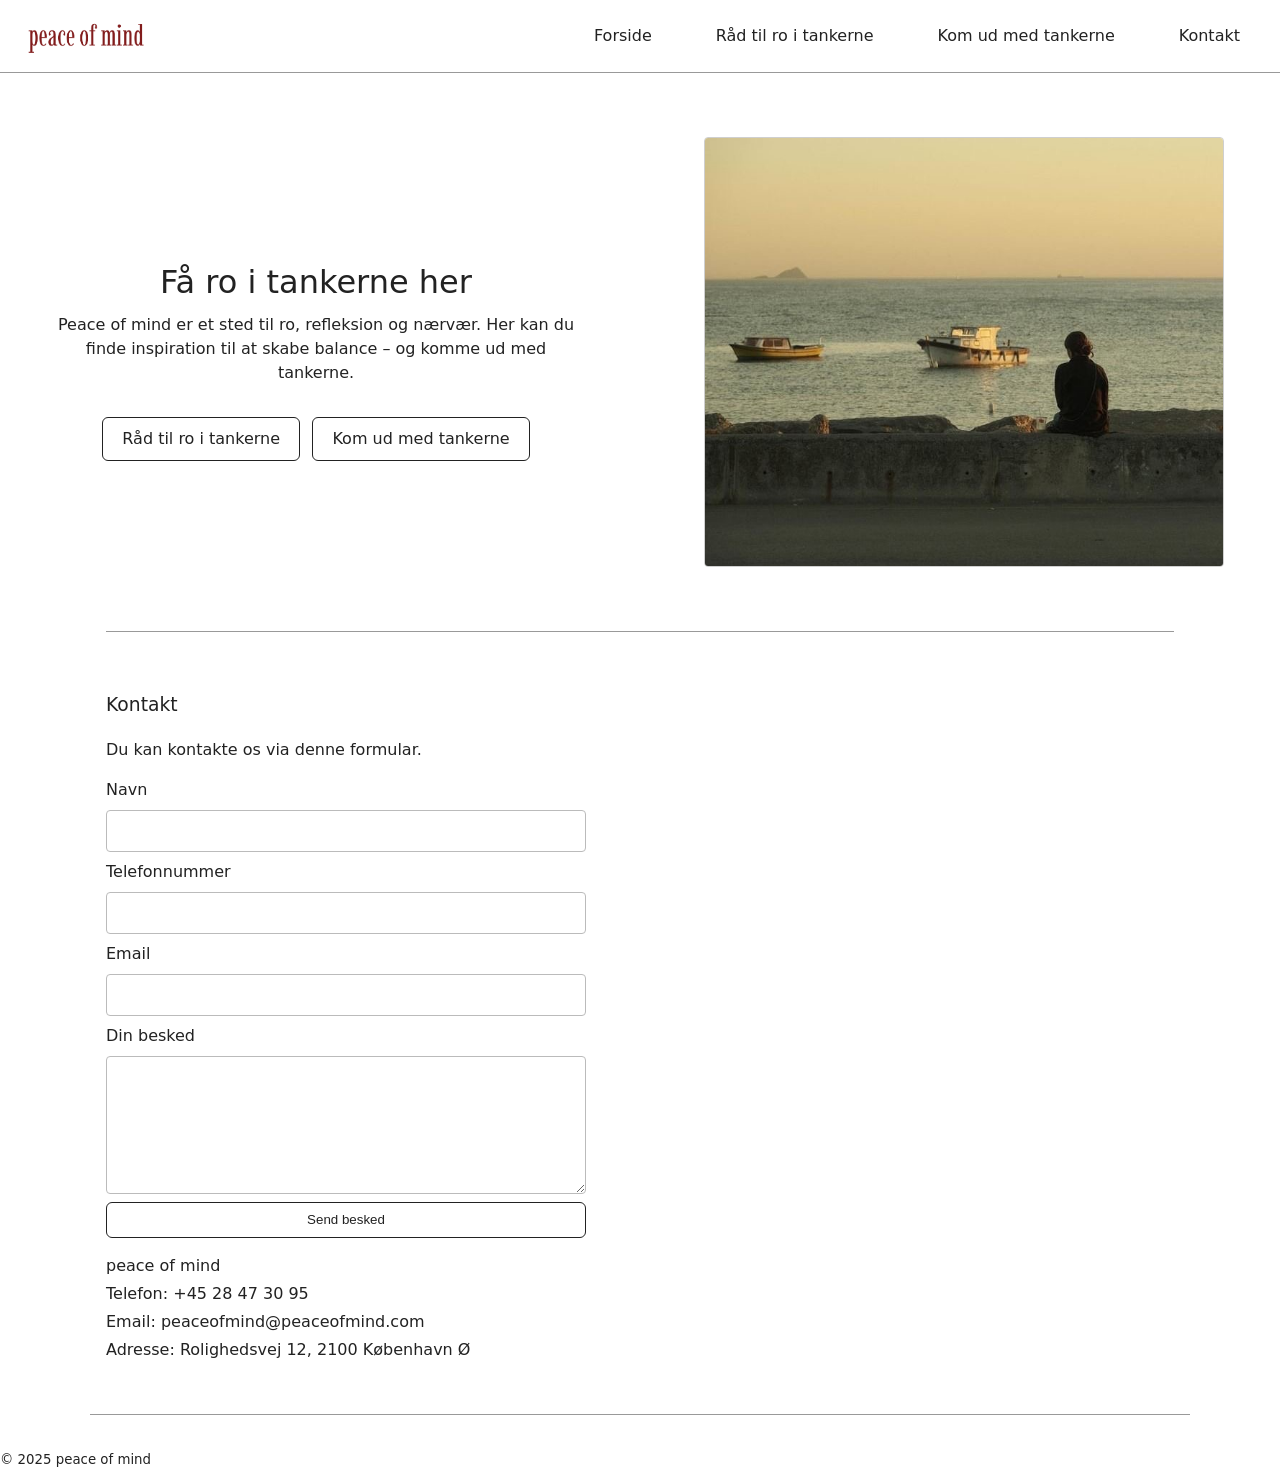
<file: index.html>
<!doctype html>
<html lang="da">
<head>
  <meta charset="utf-8">
  <meta name="viewport" content="width=device-width, initial-scale=1">
  <title>peace of mind — Forside</title>

  <link rel="stylesheet" href="./style.css">
</head>

<body>

<a class="skip-link" href="#indhold">Spring til indhold</a>

<header class="site-header">
  <a href="index.html" class="site-logo">
   <img src="Screenshot%202025-11-10%20at%2012.37.01.png"
         alt="Peace of Mind logo"
         width="140">
  </a>

  <button id="nav-toggle" class="nav-toggle"
          aria-controls="primær-nav"
          aria-expanded="false"
          aria-label="Åbn menu">
    <svg width="28" height="28" viewBox="0 0 24 24"
         aria-hidden="true" focusable="false">
      <path d="M3 6h18M3 12h18M3 18h18"
            stroke="currentColor" stroke-width="2"
            stroke-linecap="round"/>
    </svg>
  </button>

  <nav id="primær-nav" class="site-nav" aria-label="Hovedmenu" data-state="closed">
    <ul>
      <li><a href="index.html">Forside</a></li>
      <li><a href="raad.html">Råd til ro i tankerne</a></li>
      <li><a href="komud.html">Kom ud med tankerne</a></li>
      <li><a href="#kontakt-h">Kontakt</a></li>
    </ul>
  </nav>
</header>


<main id="indhold">

  <section class="hero">
    <h2 class="visually-hidden">Forside introduktion</h2>

    <article class="hero-text">
      <h2 class="visually-hidden">Forsidens hovedtekst</h2>

      <p id="forside-overskrift"
         class="hero-heading"
         role="heading"
         aria-level="1">
        Få ro i tankerne her
      </p>

      <p class="lead">
        Peace of mind er et sted til ro, refleksion og nærvær. Her kan du finde
        inspiration til at skabe balance – og komme ud med tankerne.
      </p>

      <p class="cta-row">
        <a class="button" href="raad.html">Råd til ro i tankerne</a>
        <a class="button" href="komud.html">Kom ud med tankerne</a>
      </p>
    </article>

    <figure class="hero-media">
      <img src="IMG_3842.JPG" alt="Billede af kvinde, der kigger ud over havet.">
      <figcaption class="visually-hidden">Forsidebillede</figcaption>
    </figure>
  </section>


   <section id="kontakt-h" class="contact-section">
    <h2 class="visually-hidden">Kontaktformular</h2>

    <h3>Kontakt</h3>
    <p>Du kan kontakte os via denne formular.</p>

    <form class="contact" action="#" method="post" novalidate>
      <fieldset>

        <label for="navn">Navn</label>
        <input id="navn" name="navn" autocomplete="name" required>

        <label for="tlf">Telefonnummer</label>
        <input id="tlf" name="telefon" inputmode="tel" autocomplete="tel">

        <label for="mail">Email</label>
        <input id="mail" name="email" type="email" autocomplete="email" required>

        <label for="besked">Din besked</label>
        <textarea id="besked" name="besked" rows="5"></textarea>

        <button type="submit">Send besked</button>

      </fieldset>
    </form>

  </section>



  <address class="org">
    <p><strong>peace of mind</strong></p>
    <p>Telefon: +45 28 47 30 95</p>
    <p>Email:
      <a href="mailto:peaceofmind@peaceofmind.com">
        peaceofmind@peaceofmind.com
      </a>
    </p>
    <p>Adresse: Rolighedsvej 12, 2100 København Ø</p>
  </address>

</main>


<footer class="site-footer">
  <hr aria-hidden="true">
  <small>© 2025 peace of mind</small>
</footer>

<script src="./main.js"></script>

</body>
</html>
</file>
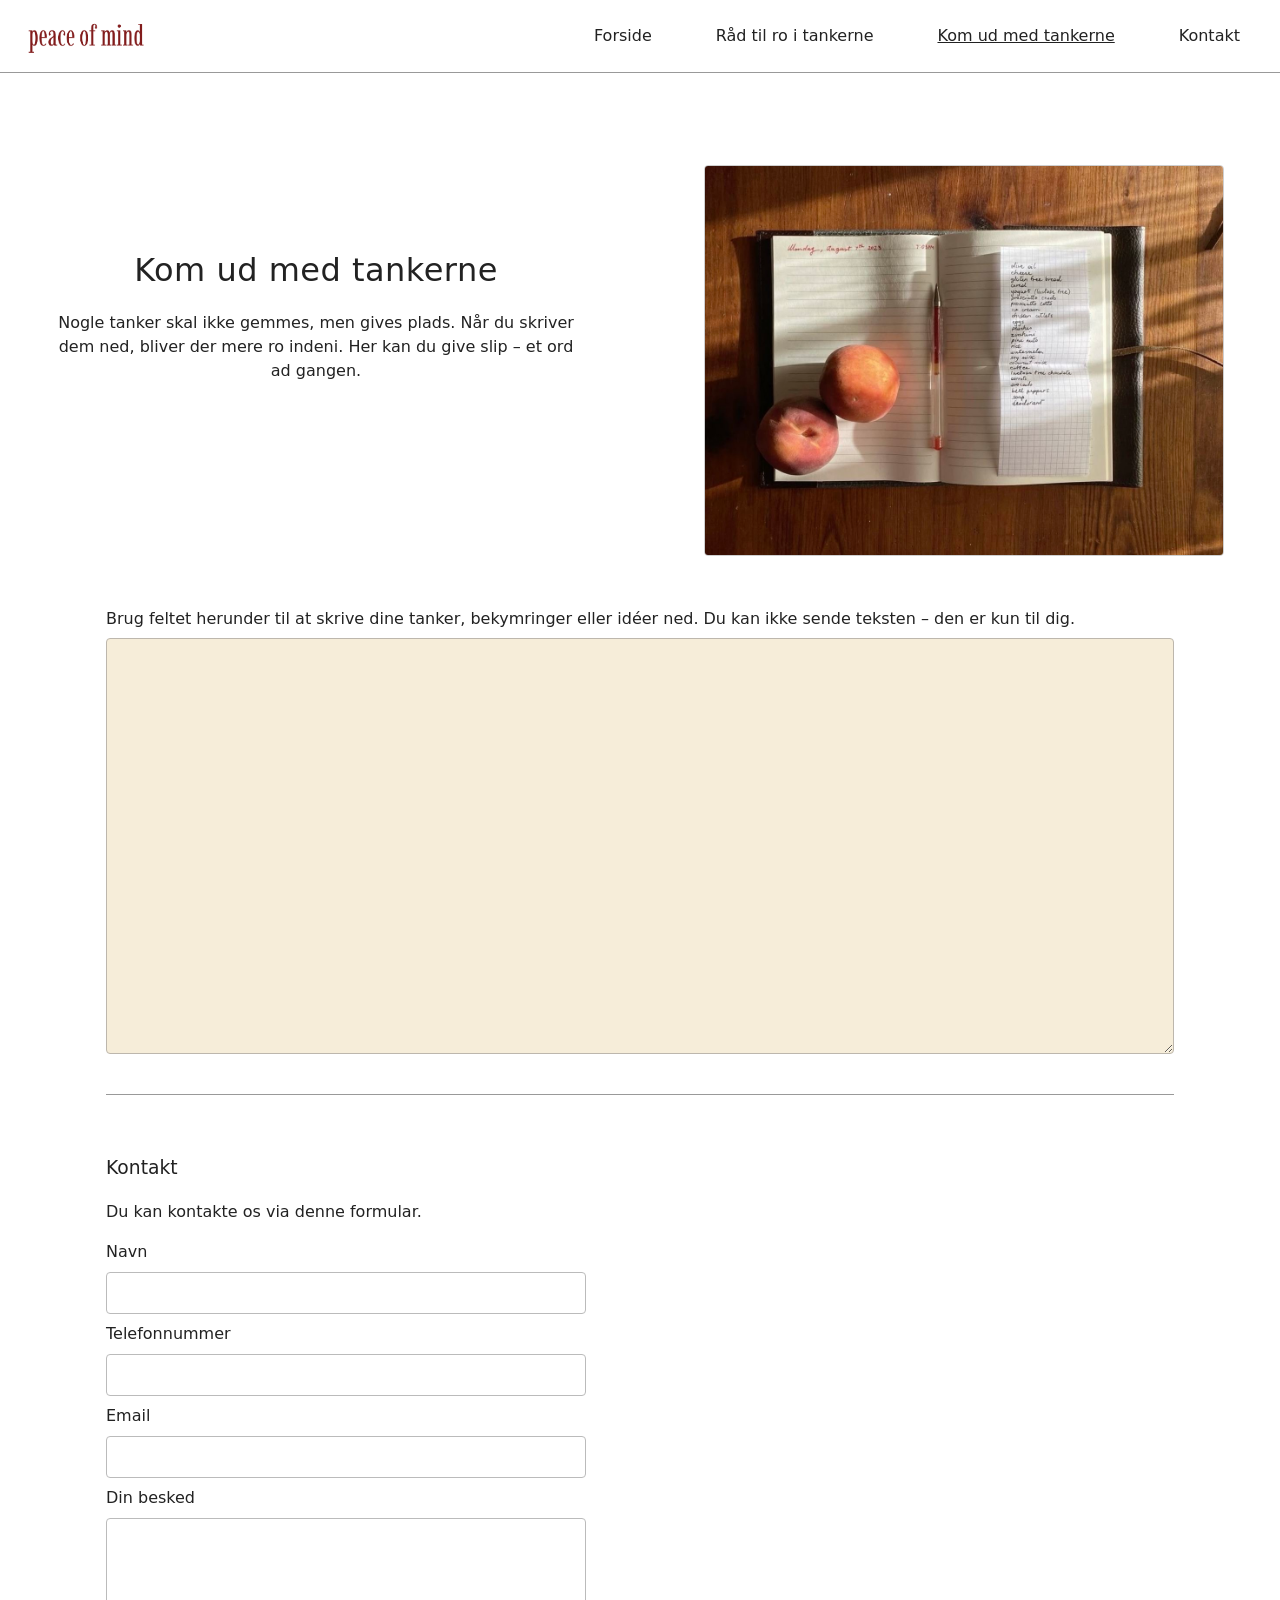
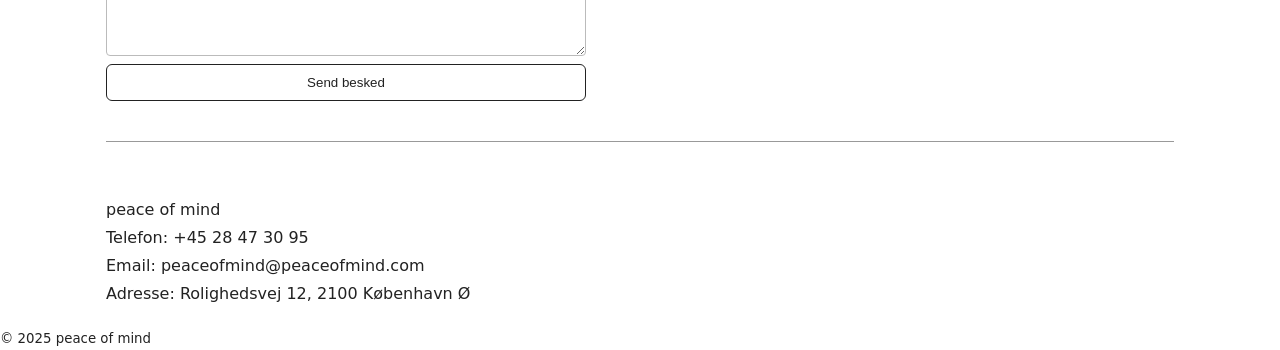
<file: komud.html>
<!doctype html>
<html lang="da">
<head>
  <meta charset="utf-8">
  <meta name="viewport" content="width=device-width, initial-scale=1">
  <title>peace of mind — Kom ud med tankerne</title>

  <link rel="stylesheet" href="./style.css">
</head>

<body>

<a class="skip-link" href="#indhold">Spring til indhold</a>

<header class="site-header">
  <a href="index.html" class="site-logo">
   <img src="Screenshot%202025-11-10%20at%2012.37.01.png"
         alt="Peace of Mind logo"
         width="140">
  </a>

  <button id="nav-toggle" class="nav-toggle"
          aria-controls="primær-nav"
          aria-expanded="false"
          aria-label="Åbn menu">
    <svg width="28" height="28" viewBox="0 0 24 24"
         aria-hidden="true" focusable="false">
      <path d="M3 6h18M3 12h18M3 18h18"
            stroke="currentColor" stroke-width="2"
            stroke-linecap="round"/>
    </svg>
  </button>

  <nav id="primær-nav" class="site-nav" aria-label="Hovedmenu" data-state="closed">
    <ul>
      <li><a href="index.html">Forside</a></li>
      <li><a href="raad.html">Råd til ro i tankerne</a></li>
      <li><a href="komud.html" aria-current="page">Kom ud med tankerne</a></li>
      <li><a href="index.html#kontakt-h">Kontakt</a></li>
    </ul>
  </nav>
</header>


<main id="indhold">

  
  <section class="journal-layout">
    <h1 class="journal-title">
  Kom ud med tankerne
</h1>

    <p class="journal-intro">
      Nogle tanker skal ikke gemmes, men gives plads. Når du skriver dem ned, bliver der mere ro indeni. Her kan du give slip – et ord ad gangen.
    </p>

    <figure class="journal-media">
     <img src="IMG_3841.JPG"
           alt="Billede af notesbog.">
      <figcaption class="visually-hidden">
        Person der skriver i en notesbog.
      </figcaption>
    </figure>
  </section>


  <section class="note-block">
    <h2 class="visually-hidden">Skriv dine tanker ned</h2>

    <p class="pad-hint">
      Brug feltet herunder til at skrive dine tanker, bekymringer eller idéer ned.
      Du kan ikke sende teksten – den er kun til dig.
     </p>

<label class="visually-hidden" for="journal-note">
  Skriv dine tanker her
</label>
<textarea id="journal-note"
          class="note-pad"
          name="journal-note"
          rows="10"
          aria-describedby="pad-hint"></textarea>
  </section>

    <section id="kontakt-h" class="contact-section">
    <h2 class="visually-hidden">Kontaktformular</h2>

    <h3>Kontakt</h3>
    <p>Du kan kontakte os via denne formular.</p>

    <form class="contact" action="#" method="post" novalidate>
      <fieldset>

        <label for="navn">Navn</label>
        <input id="navn" name="navn" autocomplete="name" required>

        <label for="tlf">Telefonnummer</label>
        <input id="tlf" name="telefon" inputmode="tel" autocomplete="tel">

        <label for="mail">Email</label>
        <input id="mail" name="email" type="email" autocomplete="email" required>

        <label for="besked">Din besked</label>
        <textarea id="besked" name="besked" rows="5"></textarea>

        <button type="submit">Send besked</button>

      </fieldset>
    </form>

  </section>


 <section class="contact-section">
    <h2 class="visually-hidden">Kontaktoplysninger</h2>

    <address class="org">
      <p><strong>peace of mind</strong></p>
      <p>Telefon: +45 28 47 30 95</p>
      <p>Email:
        <a href="mailto:peaceofmind@peaceofmind.com">
          peaceofmind@peaceofmind.com
        </a>
      </p>
      <p>Adresse: Rolighedsvej 12, 2100 København Ø</p>
    </address>
  </section>

</main>

<footer class="site-footer">
  <small>© 2025 peace of mind</small>
</footer>

<script src="./main.js"></script>

</body>
</html>
</file>
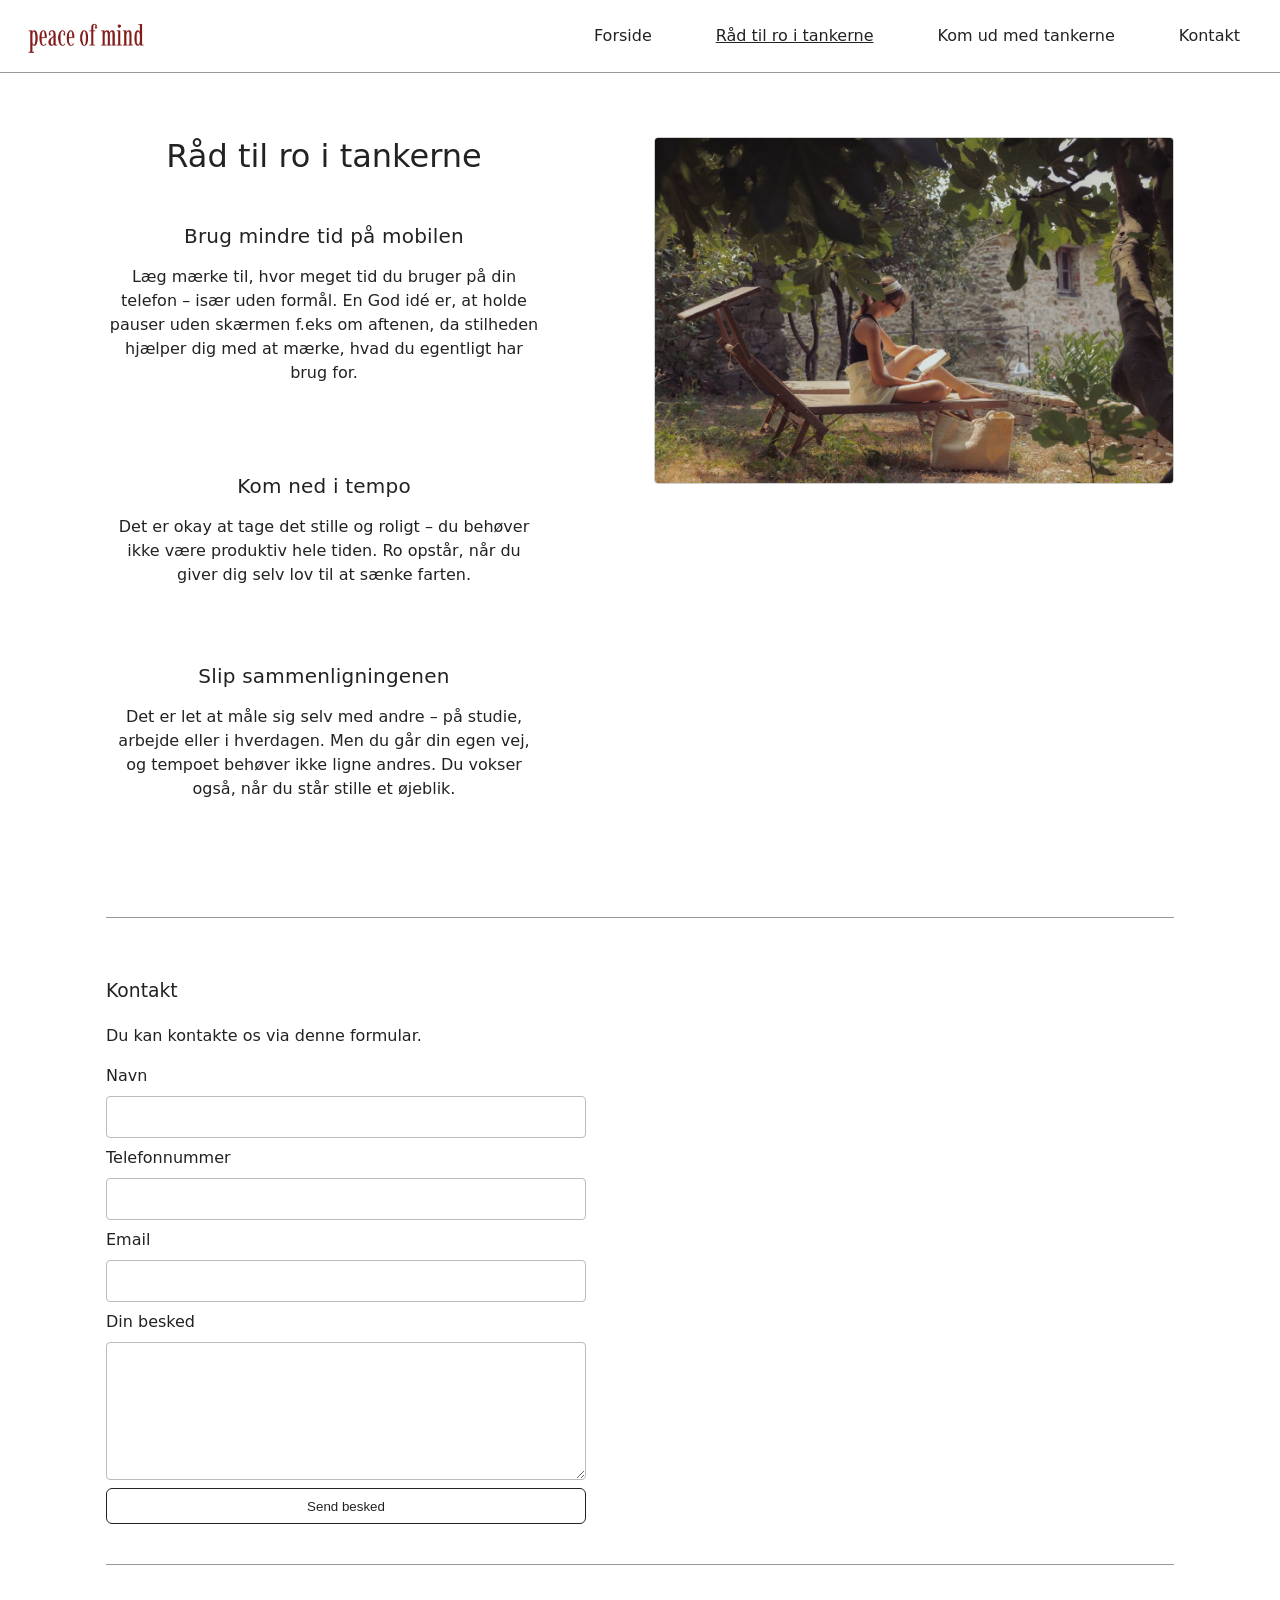
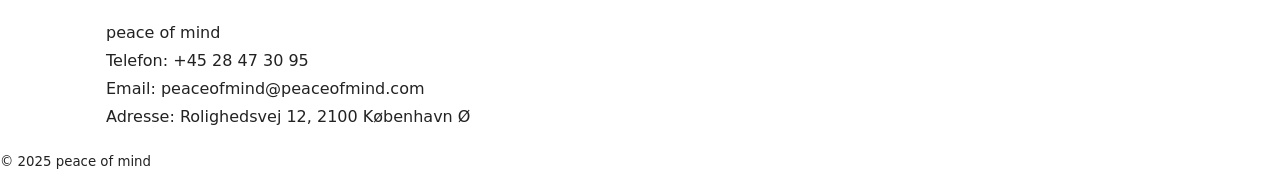
<file: raad.html>
<!doctype html>
<html lang="da">
<head>
  <meta charset="utf-8">
  <meta name="viewport" content="width=device-width, initial-scale=1">
  <title>peace of mind — Råd til ro i tankerne</title>

  <link rel="stylesheet" href="./style.css">
</head>

<body>

<a class="skip-link" href="#indhold">Spring til indhold</a>

<header class="site-header">
  <a href="index.html" class="site-logo">
   <img src="Screenshot%202025-11-10%20at%2012.37.01.png"
         alt="peace of mind logo"
         width="140">
  </a>

  <button id="nav-toggle" class="nav-toggle"
          aria-controls="primær-nav"
          aria-expanded="false"
          aria-label="Åbn menu">
    <svg width="28" height="28" viewBox="0 0 24 24"
         aria-hidden="true" focusable="false">
      <path d="M3 6h18M3 12h18M3 18h18"
            stroke="currentColor" stroke-width="2"
            stroke-linecap="round"/>
    </svg>
  </button>

  <nav id="primær-nav" class="site-nav" aria-label="Hovedmenu" data-state="closed">
    <ul>
      <li><a href="index.html">Forside</a></li>
      <li><a href="raad.html" aria-current="page">Råd til ro i tankerne</a></li>
      <li><a href="komud.html">Kom ud med tankerne</a></li>
      <li><a href="index.html#kontakt-h">Kontakt</a></li>
    </ul>
  </nav>
</header>


<main id="indhold">

 
  <section class="raad-layout">
    <h2 class="visually-hidden">Råd til ro i tankerne</h2>

   
    <p class="raad-title"
       role="heading"
       aria-level="1">
      Råd til ro i tankerne
    </p>

   
    <article class="tip tip-mobile">
      <h2>Brug mindre tid på mobilen</h2>
      <p>
        Læg mærke til, hvor meget tid du bruger på din telefon – især uden formål. En God idé er, at holde pauser uden skærmen f.eks om aftenen, da stilheden hjælper dig med at mærke, hvad du egentligt har brug for. 
      </p>
    </article>

   
    <article class="tip tip-tempo">
      <h2>Kom ned i tempo</h2>
      <p>
        Det er okay at tage det stille og roligt – du behøver ikke være produktiv hele tiden. Ro opstår, når du giver dig selv lov til at sænke farten.
      </p>
    </article>

    <article class="tip tip-compare">
      <h2>Slip sammenligningenen</h2>
      <p>
        Det er let at måle sig selv med andre – på studie, arbejde eller i hverdagen. Men du går din egen vej, og tempoet behøver ikke ligne andres. Du vokser også, når du står stille et øjeblik.
      </p>
    </article>

    
    <figure class="raad-media">
     <img src="IMG_3887%202.JPG"
           alt="Billede af kvinde, der læser en bog.">
      <figcaption class="visually-hidden">
        Afslappende scene med person i liggestol.
      </figcaption>
    </figure>
  </section>


  
  <section id="kontakt-h" class="contact-section">
    <h2 class="visually-hidden">Kontaktformular</h2>

    <h3>Kontakt</h3>
    <p>Du kan kontakte os via denne formular.</p>

    <form class="contact" action="#" method="post" novalidate>
      <fieldset>

        <label for="navn">Navn</label>
        <input id="navn" name="navn" autocomplete="name" required>

        <label for="tlf">Telefonnummer</label>
        <input id="tlf" name="telefon" inputmode="tel" autocomplete="tel">

        <label for="mail">Email</label>
        <input id="mail" name="email" type="email" autocomplete="email" required>

        <label for="besked">Din besked</label>
        <textarea id="besked" name="besked" rows="5"></textarea>

        <button type="submit">Send besked</button>

      </fieldset>
    </form>

  </section>

  <section class="contact-section">
    <h2 class="visually-hidden">Kontaktoplysninger</h2>

    <address class="org">
      <p><strong>peace of mind</strong></p>
      <p>Telefon: +45 28 47 30 95</p>
      <p>Email:
        <a href="mailto:peaceofmind@peaceofmind.com">
          peaceofmind@peaceofmind.com
        </a>
      </p>
      <p>Adresse: Rolighedsvej 12, 2100 København Ø</p>
    </address>
  </section>

</main>

<footer class="site-footer">
  <small>© 2025 peace of mind</small>
</footer>

<script src="./main.js"></script>

</body>
</html>
</file>
<file: style.css>
* { box-sizing: border-box; }

html {
  line-height: 1.5;
  scroll-behavior: smooth;
}

body {
  margin: 0;
  font-family: system-ui, -apple-system, "Segoe UI", Roboto, Arial, sans-serif;
  color: #222;
  background: #fff;
}

img {
  max-width: 100%;
  height: auto;
  display: block;
}

a {
  color: inherit;
  text-decoration: none;
}

.visually-hidden {
  position: absolute;
  width: 1px;
  height: 1px;
  padding: 0;
  margin: -1px;
  overflow: hidden;
  clip: rect(0 0 0 0);
  white-space: nowrap;
  border: 0;
}

.skip-link {
  position: absolute;
  left: -9999px;
  top: -9999px;
}

.skip-link:focus {
  left: 1rem;
  top: 1rem;
  background: #000;
  color: #fff;
  padding: .5rem .75rem;
  border-radius: .25rem;
}

main {
  padding: 1rem;
  max-width: 1100px;
  margin-inline: auto;
}

section + section {
  margin-top: 2.5rem;
}

h1 {
  font-weight: 600;
  letter-spacing: .015em;
}

h2 {
  font-weight: 600;
  letter-spacing: .01em;
}

hr {
  border: 0;
  border-top: 1px solid #999;
  margin: 2rem auto;
  max-width: 1100px;
}

/* Header*/
.site-header {
  position: sticky;
  top: 0;
  z-index: 10;
  display: grid;
  grid-template-columns: auto 1fr auto;
  align-items: center;
  gap: 1rem;
  padding: .75rem 1rem;
  border-bottom: 1px solid #999;
  background: #fff;
}

.site-logo {
  display: inline-block;
  line-height: 0;
}

.site-logo img {
  height: 48px;
  width: auto;
  display: block;
}

.nav-toggle {
  justify-self: end;
  width: 44px;
  height: 44px;
  background: transparent;
  border: 0;
  cursor: pointer;
}

.nav-toggle:focus {
  outline: 2px solid #000;
  outline-offset: 2px;
}

.site-nav {
  grid-column: 1 / -1;
}

.site-nav ul {
  list-style: none;
  margin: 0;
  padding: 0;
}

.site-nav a {
  display: block;
  padding: .75rem 1rem;
  border-radius: .25rem;
}

.site-nav a:hover {
  background: #f7f7f7;
}

.site-nav a[aria-current="page"] {
  text-decoration: underline;
}

.site-nav[data-state="closed"] {
  display: none;
}

.site-nav[data-state="open"] {
  display: block;
}

.hero-heading {
  font-size: 2rem;      
  font-weight: 500;
  line-height: 1.2;
  margin: 0;
}

/* Desktop-menu */
@media (min-width: 1024px) {
  .nav-toggle {
    display: none !important;
  }

  .site-nav {
    display: block !important;
    margin-left: auto;
  }

  .site-nav ul {
    display: flex;
    gap: 2rem;
    justify-content: flex-end;
  }

  .site-logo {
    margin-right: auto;
  }

  .site-header {
    display: flex;
    align-items: center;
    justify-content: space-between;
    padding: 0.75rem 1.5rem;
  }
}

/* forsiden */
.button {
  position: relative;
  top: 20px;                         
  display: inline-block;
  padding: .55rem 1.2rem;
  border: 1px solid #222;
  background: #fff;
  color: #222;
  border-radius: .375rem;
  cursor: pointer;
  transition: background .2s ease;
}

.button:hover {
  background: #f7f7f7;
}

.button-secondary {
  border-color: #999;
  color: #444;
}

:root {
  --hero-img: 520px;     
  --hero-gap: 8rem;      
  --text-max: 560px;     
  --stack-gap: .75rem;   
  --cta-gap: .75rem;     
}

.hero h1,
.hero p {
  margin: 0;
}

/* Desktop hero */
@media (min-width: 1024px) {
  .hero {
    display: grid;
    grid-template-columns: minmax(520px, var(--text-max)) var(--hero-img);
    align-items: center;
    justify-content: center;
    column-gap: var(--hero-gap);
    margin-block: 3rem 4rem;
  }

  .hero-text {
    display: flex;
    flex-direction: column;
    align-items: center;
    text-align: center;
    gap: var(--stack-gap);
    max-width: var(--text-max);
  }

  .hero-text h1 {
    font-weight: 500;
    font-size: 2rem;
    line-height: 1.2;
    position: relative;
    top: -20px; 
  }

  .hero-text .lead {
    max-width: 55ch;
    line-height: 1.5;
  }

  .cta-row {
    display: flex;
    justify-content: center;
    gap: var(--cta-gap);
  }

  .hero-media {
    grid-column: 2;
    justify-self: end;
    width: var(--hero-img);
    margin: 0;
  }

  .hero-media img {
    width: 100%;
    height: auto;
    border: 1px solid #cfcfcf;
    border-radius: .25rem;
  }
}

/* Mobil og tablet – Rækkefølge */
@media (max-width: 1023px) {
  .hero {
    display: flex;
    flex-direction: column;
    align-items: center;
    gap: 2rem;
    text-align: center;
    position: relative;
    top: 40px;
  }

  .hero h1 {
    order: 1;
    position: relative;
    top: 10px;
  }

  .hero-media {
    order: 2;
    width: 100%;
    max-width: 600px;
    position: relative;
    top: 60px;
  }

  .hero .lead {
    order: 3;
    max-width: 55ch;
    line-height: 1.5;
    position: relative;
    top: 45px;
  }

  .cta-row {
    order: 4;
    display: flex;
    gap: 1rem;
    justify-content: center;
    width: 100%;
    position: relative;
    top: 60px;
  }
}

/* Kontakt */
.contact-section {
  border-top: 1px solid #999;
  margin-top: 2.5rem;
  padding-top: 2.5rem;
  max-width: 1100px;
}

.contact {
  text-align: left;
}

.contact fieldset {
  border: 0;
  padding: 0;
  margin: 0;
  display: grid;
  gap: .5rem;
  max-width: 480px;
}

.contact label {
  font-weight: 500;
}

.contact input,
.contact textarea {
  font: inherit;
  padding: .5rem .6rem;
  border: 1px solid #bbb;
  border-radius: .25rem;
  width: 100%;
}

.contact textarea {
  resize: vertical;
}

.contact button {
  padding: .6rem 1rem;
  border: 1px solid #222;
  background: #fff;
  border-radius: .375rem;
  cursor: pointer;
}

.contact button:hover {
  background: #f3f3f3;
}

.org {
  margin-top: 1rem;
}

.org p {
  margin: .25rem 0;
}

#kontakt-h {
  scroll-margin-top: 6rem;
}

@media (max-width: 1023px) {
  #kontakt-h {
    margin-top: 7rem;    
  }
}

/* Side 1 - Råd til ro i tankerne */

.raad-title {
  font-weight: 500;
  font-size: 2rem;
  line-height: 1.2;
  margin: 0 0 .75rem 0;
  text-align: center;
}

.tip h2 {
  font-weight: 500;
  font-size: 1.25rem;
  line-height: 1.3;
  margin: 0 0 .5rem 0;
  text-align: center;
}

.tip p {
  max-width: 55ch;
  margin: 0 auto 1rem auto;
  text-align: center;
}

/* Desktop-layout */
@media (min-width: 1024px) {
  .raad-layout {
    display: grid;
    grid-template-columns: 1fr minmax(420px, 520px); 
    grid-template-rows: auto auto auto;
    align-items: start;
    justify-content: center;
    column-gap: 7rem;
    row-gap: 2.25rem;
    margin-block: 3rem 4rem;
  }

  .raad-title {
    grid-column: 1 / 2;
    grid-row: 1;
  }

  .tip-mobile {
    grid-column: 1 / 2;
    grid-row: 2;
    display: grid;
    justify-items: center;
    text-align: center;
    gap: 0.5rem;
  }

  .tip-tempo {
    grid-column: 1 / 2;
    grid-row: 3;
    display: grid;
    justify-items: center;
    text-align: center;
    gap: 0.5rem;
  }

  .tip-compare {
    grid-column: 1 / 2;
    grid-row: 4;
    display: grid;
    justify-items: center;
    text-align: center;
    gap: 0.5rem;
    margin-top: -0.75rem;
  }

  .tip {
    display: grid;
    justify-items: center;
    text-align: center;
    gap: 0.5rem;
    margin-bottom: 2.25rem;
  }

  .tip p {
    max-width: 55ch;
    margin: 0 auto 1rem auto;
    line-height: 1.5;
  }

  .raad-media {
    grid-column: 2;
    grid-row: 1 / span 4;
    justify-self: end;
    width: 520px;
    margin: 0;
  }

  .raad-media img {
    width: 100%;
    height: auto;
    border: 1px solid #cfcfcf;
    border-radius: .25rem;
  }
}

/* Mobil / tablet – Rækkefølge */
@media (max-width: 1023px) {
  .raad-layout {
    display: flex;
    flex-direction: column;
    align-items: center;
    text-align: center;
    gap: 1.5rem;
  }

  .raad-media {
    max-width: 600px;
    position: relative;
    top: 60px;
  }

  .raad-title {
    font-size: 1.6rem;
    line-height: 1.25;
    position: relative;
    top: 30px;
  }

  .tip {
    position: relative;
    top: 50px;
  }
}

/* Side 2 - Kom ud med tankerne */

.note-block {
  border: none;
  background: transparent;
  padding: 0;
  margin: 2rem 0 0 0;
}

.pad-hint {
  margin: 0 0 .5rem 0;
  text-align: left;
  line-height: 1.4;
}

.note-pad {
  display: block;
  width: 100%;
  max-width: none;
  min-height: 26rem;
  box-sizing: border-box;
  background: #f6edd9;
  border: 1px solid #bdb7ad;
  border-radius: .25rem;
  padding: 1rem;
  font: inherit;
  line-height: 1.5;
  margin: 0;
}

.journal-layout {
  display: flex;
  flex-direction: column;
  align-items: center;
  text-align: center;
  gap: 1.75rem;
  padding-top: 2.5rem;
  margin-block: 2.25rem 3.25rem;
}

.journal-title {
  margin: 0 0 .5rem 0;
  font-weight: 500;
  font-size: 1.6rem;
  line-height: 1.25;
}

.journal-intro {
  font-size: 1rem;
  line-height: 1.5;
  margin: 0 auto 1.5rem auto;
  max-width: 55ch;
  text-align: center;
}

.journal-media {
  width: 100%;
  max-width: 600px;
  margin: 0;
}

.journal-media img {
  width: 100%;
  height: auto;
  border: 1px solid #cfcfcf;
  border-radius: .25rem;
  display: block;
}

@media (max-width: 1023px) {
  .pad-hint {
    margin-top: 1rem;
    margin-bottom: 0.5rem;
    position: relative;
    top: 70px;
  }

  .note-pad {
    margin-top: 1.5rem;
    position: relative;
    top: 70px;
  }
}

@media (min-width: 1200px) {
  .journal-layout {
    display: grid;
    grid-template-columns: minmax(520px, var(--text-max)) var(--hero-img);
    grid-template-rows: auto auto;
    column-gap: var(--hero-gap);  
    row-gap: .75rem;
    align-items: start;
    justify-content: center;
  }
  .journal-title,
  .journal-intro {
    max-width: var(--text-max);
    margin-left: auto;
    margin-right: auto;
    text-align: center;
  }

  .journal-title {
    grid-column: 1;
    grid-row: 1;
    font-size: 2rem;
    margin-bottom: 1rem;
    position: relative;
    top: 85px;     
  }

  .journal-intro {
    grid-column: 1;
    grid-row: 2;
    position: relative;
    top: -35px;    
  }

  .journal-media {
    grid-column: 2;
    grid-row: 1 / span 2;
    justify-self: end;
    width: var(--hero-img);  
    max-width: none;
  }
}



/* Footer */
footer,
footer *,
.site-footer,
.site-footer *,
.contact-section *,
.org * {
  font-style: normal !important;
  font-weight: 400;
  color: #222;
}

address {
  font-style: normal !important;
}
</file>
